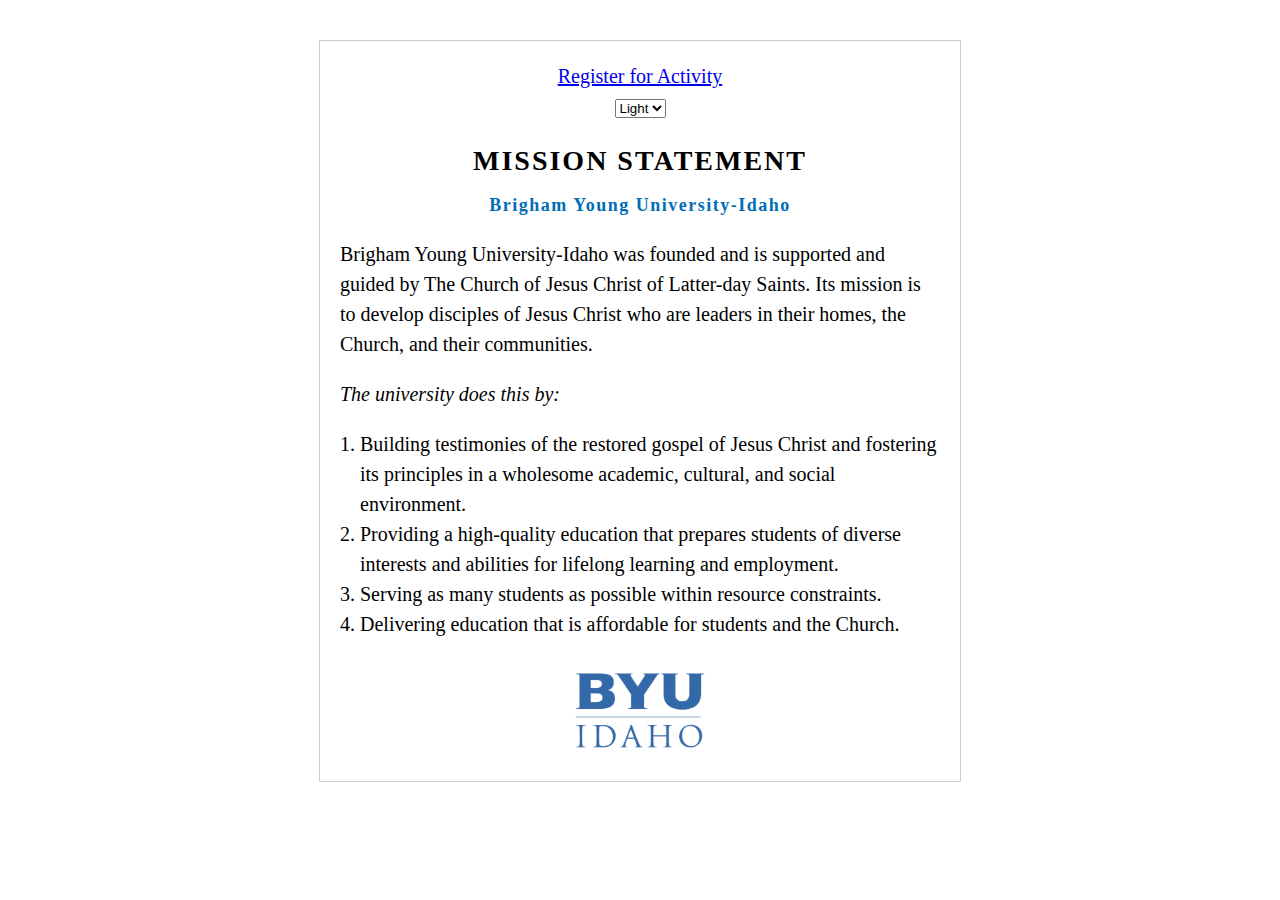
<file: index.html>
<!DOCTYPE html>
<html lang="en">
<head>
  <meta charset="UTF-8">
  <title>BYUI Mission Statement</title>
  <link rel="stylesheet" href="styles.css">
  <script src="mission.js" defer></script>
</head>
<body>  
  <div class="content">
    <header>
      <nav>
      <a href="register/index.html">Register for Activity</a>
      </nav>
      <select id="theme">
        <option value="light">Light</option>
        <option value="dark">Dark</option>
      </select>
      <h1>Mission Statement</h1>
      <h2>Brigham Young University-Idaho</h2>
    </header>

    <main>
      <p>
        Brigham Young University-Idaho was founded and is supported and guided
        by The Church of Jesus Christ of Latter-day Saints. Its mission is to
        develop disciples of Jesus Christ who are leaders in their homes, the
        Church, and their communities.
      </p>

      <p><em>The university does this by:</em></p>

      <ol>
        <li>Building testimonies of the restored gospel of Jesus Christ and fostering its principles in a wholesome academic, cultural, and social environment.</li>
        <li>Providing a high-quality education that prepares students of diverse interests and abilities for lifelong learning and employment.</li>
        <li>Serving as many students as possible within resource constraints.</li>
        <li>Delivering education that is affordable for students and the Church.</li>
      </ol>
    </main>

    <footer>
      <img id="logo" src="byui-logo_blue.webp" alt="BYU-Idaho Logo">
    </footer>
  </div>
</body>
</html>
</file>
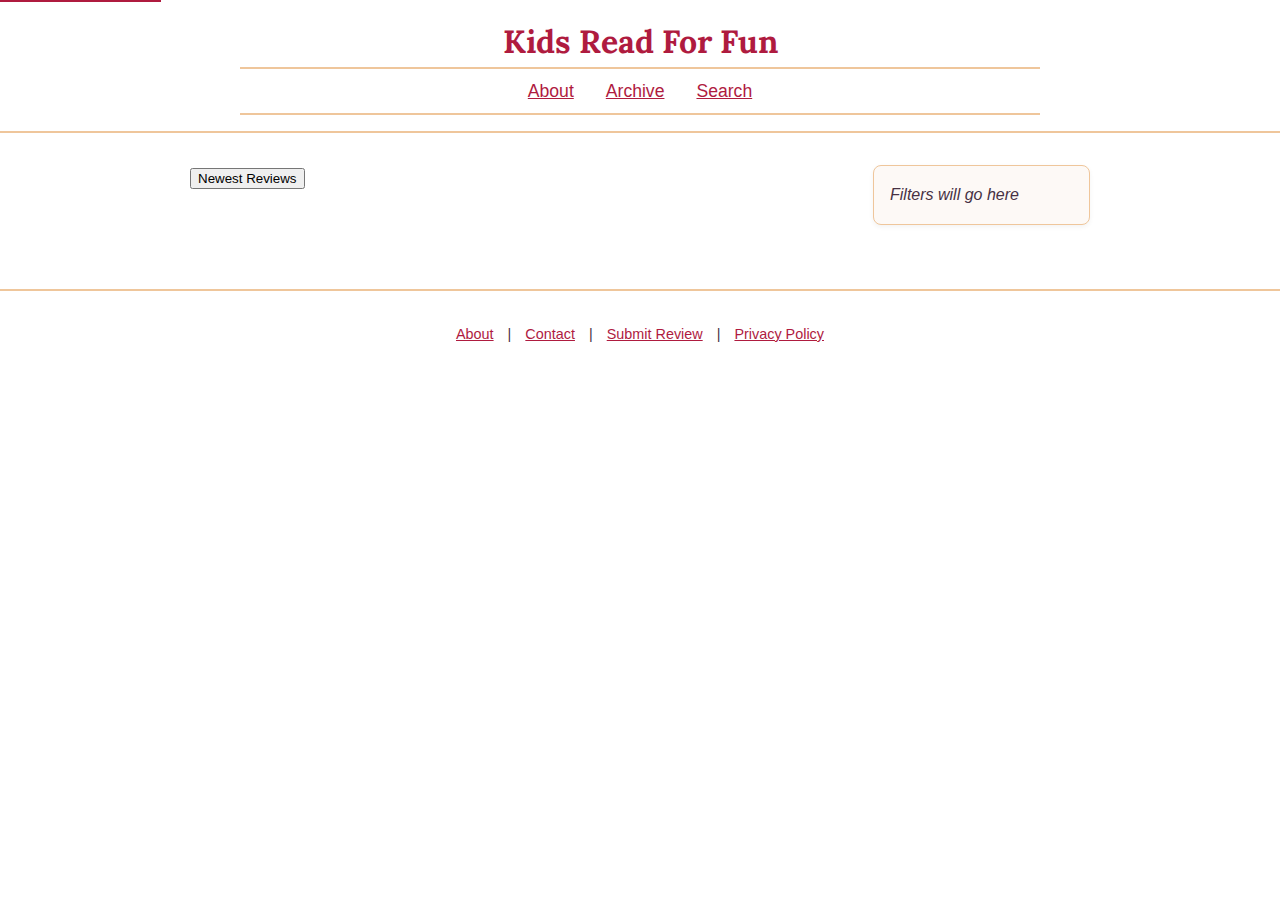
<file: blog/index.html>
<!DOCTYPE html>
<html lang="en">
<head>
  <meta charset="UTF-8" />
  <meta name="viewport" content="width=device-width, initial-scale=1.0" />
  <meta name="description" content="A trustworthy book review site for young readers and parents." />
  <meta name="author" content="Josh Schaefer" />
  <title>Kids Read For Fun</title>

  <link href="https://fonts.googleapis.com/css2?family=Lora&display=swap" rel="stylesheet" />
  <link rel="stylesheet" href="blog.css" />
  <script src="blog.js" defer></script>
</head>
<body>

  <div class="skiptocontent">
    <a href="#maincontent">Skip to main content</a>
  </div>

  <header>
    <h1>Kids Read For Fun</h1>
    <nav>
      <ul class="main-nav">
        <li><a href="#">About</a></li>
        <li><a href="#">Archive</a></li>
        <li><a href="#">Search</a></li>
      </ul>
    </nav>
  </header>

  <main id="maincontent">
    <div class="main-layout">

      <!-- Main Blog Content -->
    <section class="content">
      <button>Newest Reviews</button>
      <div id="article-list"></div>
    </section>

      <!-- Filters Sidebar  -->
      <aside class="filters">
        Filters will go here
      </aside>
    </div>
  </main>

  <footer>
    <nav>
      <a href="#">About</a> |
      <a href="#">Contact</a> |
      <a href="#">Submit Review</a> |
      <a href="#">Privacy Policy</a>
    </nav>
  </footer>

</body>
</html>
</file>
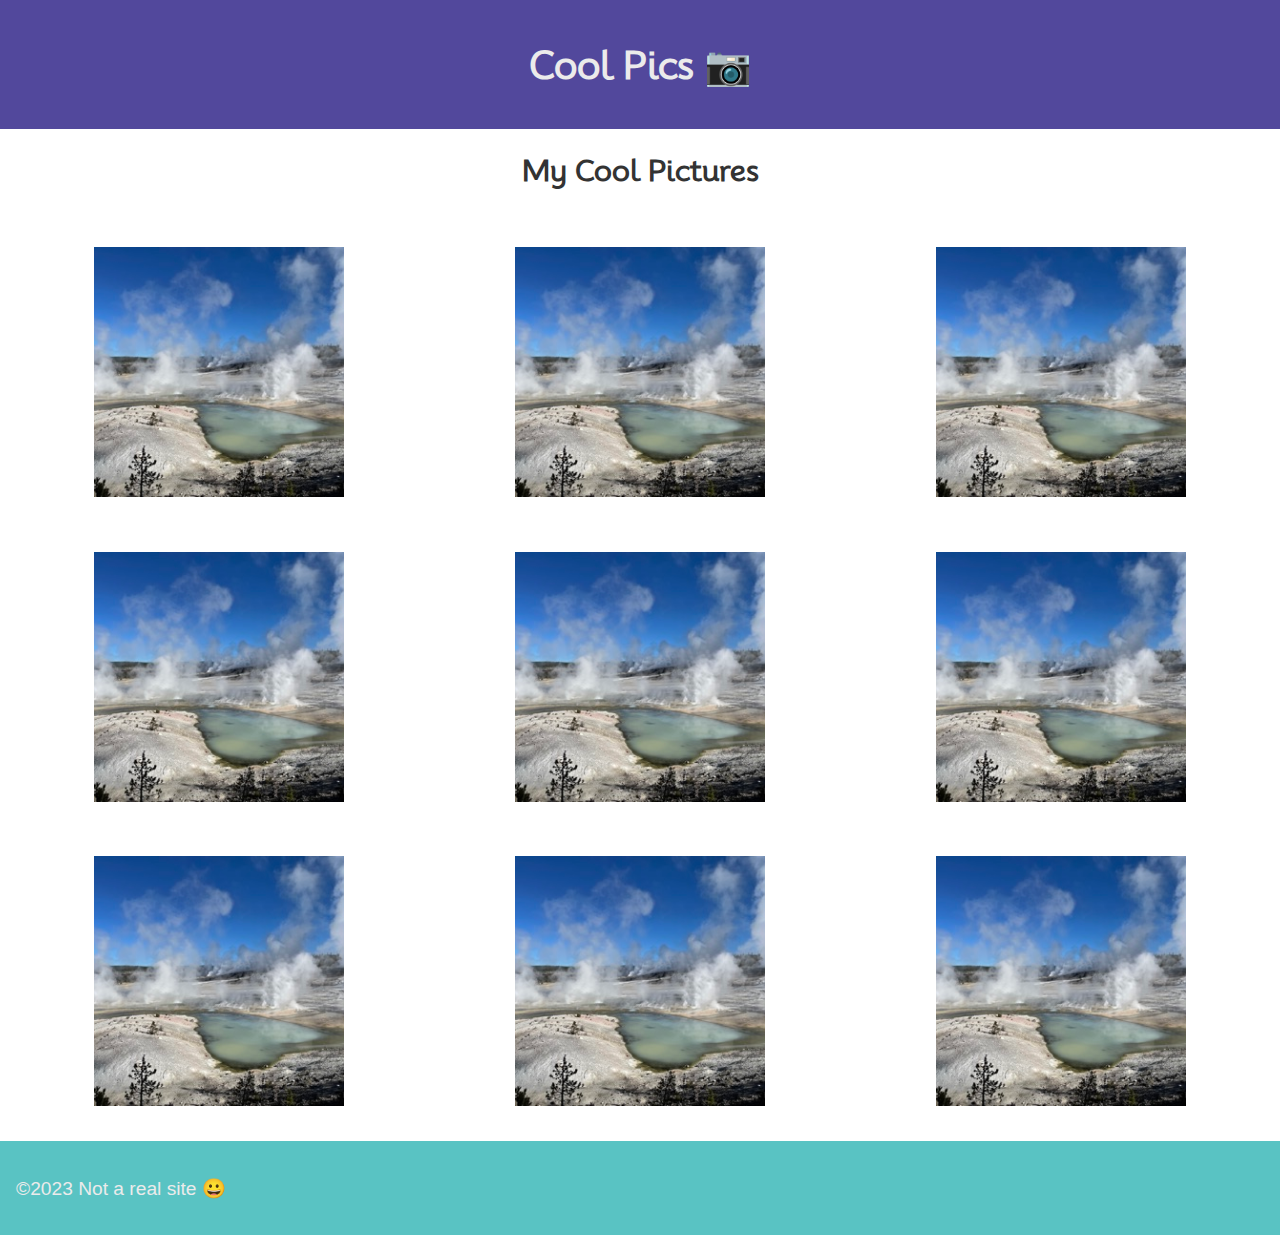
<file: coolpics/index.html>
<!DOCTYPE html>
<html lang="en">
<head>
  <meta charset="UTF-8">
  <meta name="viewport" content="width=device-width, initial-scale=1.0">
  <meta name="description" content="A cool photography gallery website.">
  <meta name="author" content="Your Name">
  <title>Cool Pics 📷</title>
  <link rel="stylesheet" href="coolpics.css">
  <script src="coolpics.js" defer></script>
</head>
<body>
  <header>
    <h1>Cool Pics 📷</h1>
    <nav>
      <button>Menu</button>
    </nav>
  </header>

  <main>
    <h2>My Cool Pictures</h2>
    <section class="gallery">
      <figure><img src="norris-sm.jpeg" alt="Picture 1"></figure>
      <figure><img src="norris-sm.jpeg" alt="Picture 2"></figure>
      <figure><img src="norris-sm.jpeg" alt="Picture 3"></figure>
      <figure><img src="norris-sm.jpeg" alt="Picture 4"></figure>
      <figure><img src="norris-sm.jpeg" alt="Picture 5"></figure>
      <figure><img src="norris-sm.jpeg" alt="Picture 6"></figure>
      <figure><img src="norris-sm.jpeg" alt="Picture 7"></figure>
      <figure><img src="norris-sm.jpeg" alt="Picture 8"></figure>
      <figure><img src="norris-sm.jpeg" alt="Picture 9"></figure>
    </section>
  </main>

  <footer>
    <p>©2023 Not a real site 😀</p>
  </footer>
</body>
</html>
</file>
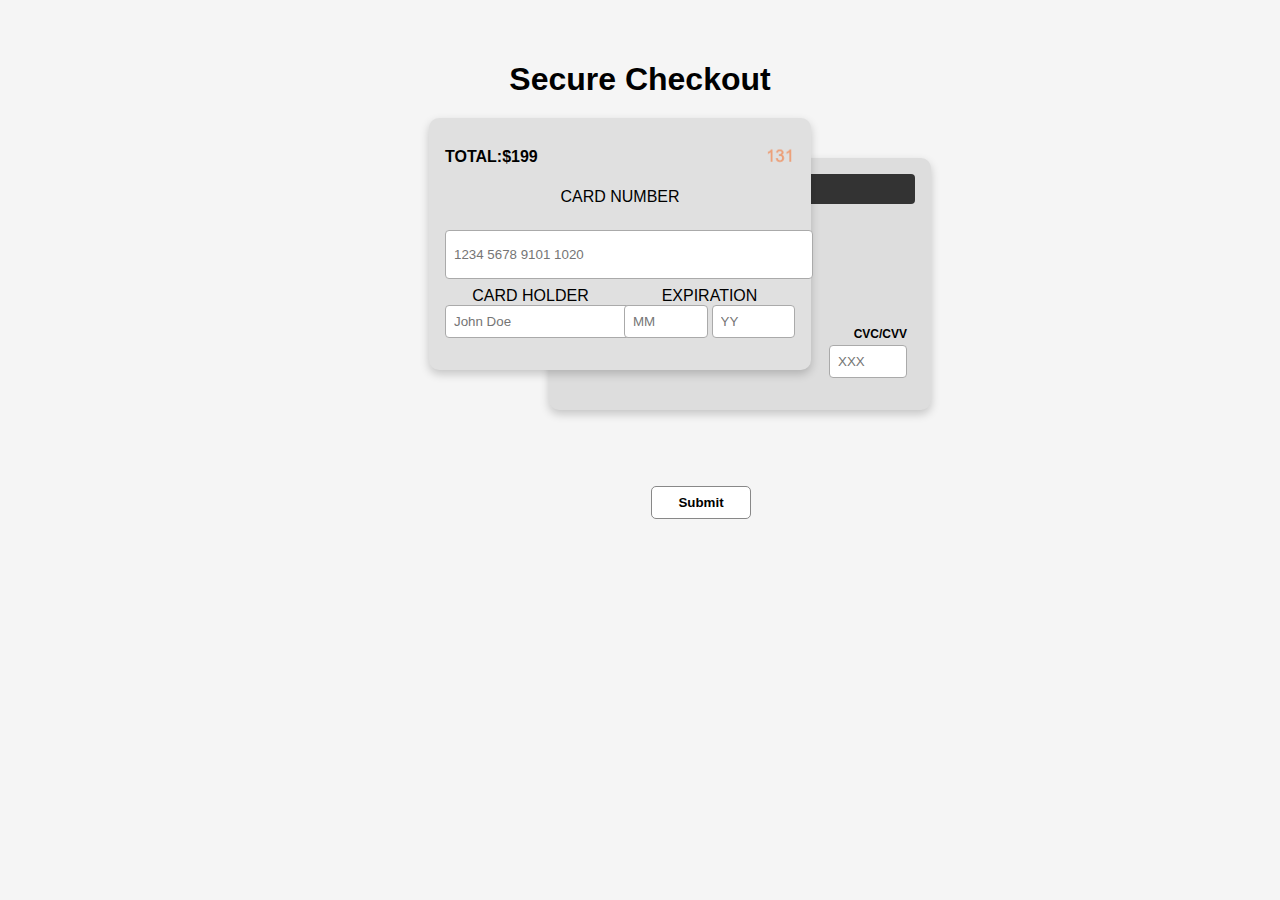
<file: creditcard/index.html>
<!DOCTYPE html>
<html lang="en">
<head>
  <meta charset="UTF-8" />
  <meta name="viewport" content="width=device-width, initial-scale=1.0" />
  <title>Credit Card Form</title>
  <link rel="icon" type="image/png" href="favicon.png" />
  <link rel="stylesheet" href="styles.css" />
</head>
<body>
  <h1>Secure Checkout</h1>
  <form class="form" action="completed.html">
    <div class="card-back">
      <div class="stripe"></div>
      <div class="cvc-container">
        <label for="cvv">CVC/CVV</label>
        <input type="text" id="cvv" maxlength="4" placeholder="XXX" required />
      </div>
    </div>
    <div class="card-front">
      <div class="card-top">
        <div class="total"><strong>TOTAL:</strong> $199</div>
        <img class="card-logo" src="favicon.png" alt="Card Logo" />
      </div>
      <label for="cardNumber">CARD NUMBER</label>
      <input type="text" id="cardNumber" placeholder="1234 5678 9101 1020" required />
      <div class="card-bottom">
        <div class="holder">
          <label for="cardHolder">CARD HOLDER</label>
          <input type="text" id="cardHolder" placeholder="John Doe" required />
        </div>
        <div class="expiry">
          <label for="expMonth">EXPIRATION</label>
          <div class="expiry-fields">
            <input type="text" id="expMonth" maxlength="2" placeholder="MM" required />
            <input type="text" id="expYear" maxlength="2" placeholder="YY" required />
          </div>
        </div>
      </div>
    </div>
    <button class="submit-btn" type="submit">Submit</button>
  </form>
</body>
</html>
</file>
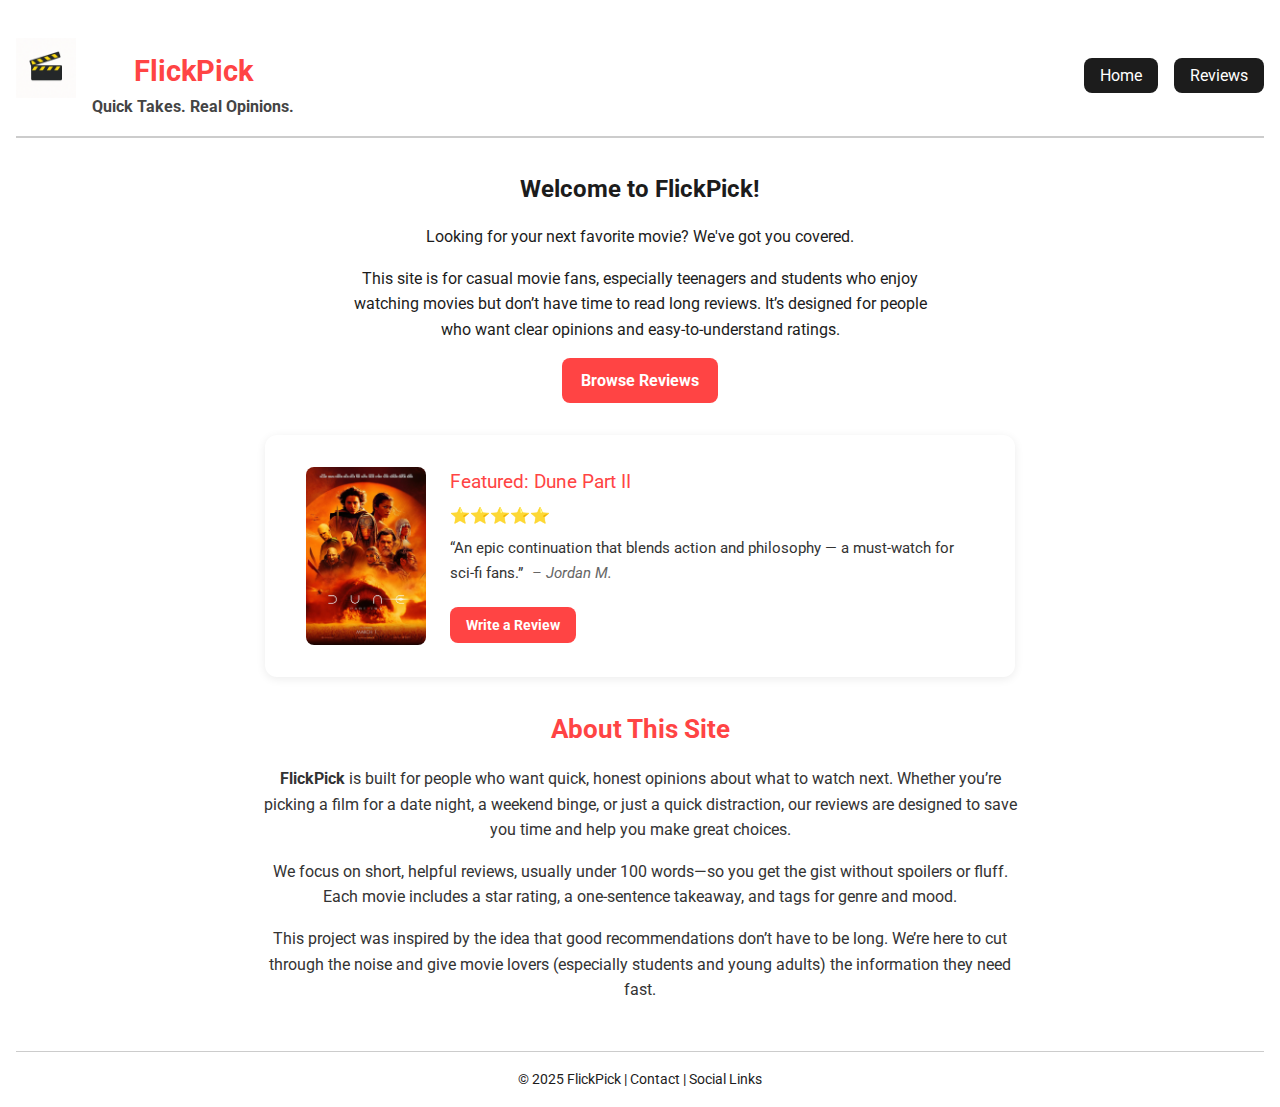
<file: moviereviews/index.html>
<!DOCTYPE html>
<html lang="en">
<head>
  <meta charset="UTF-8" />
  <meta name="viewport" content="width=device-width, initial-scale=1.0" />
  <title>FlickPick</title>
  <link href="https://fonts.googleapis.com/css2?family=Roboto&display=swap" rel="stylesheet">
  <link rel="stylesheet" href="./styles/styles.css" />
</head>
<body>

  <!-- Header -->
  <header class="site-header">
    <div class="header-container">
      <div class="logo-title">
        <img src="images/logo.png" alt="Clapperboard Logo" class="logo">
        <div class="site-name">
          <h1>FlickPick</h1>
          <h2>Quick Takes. Real Opinions.</h2>
        </div>
      </div>
      <nav>
        <ul class="nav-links">
          <li><a href="index.html">Home</a></li>
          <li><a href="reviews.html">Reviews</a></li>
        </ul>
      </nav>
    </div>
  </header>

  <!-- Welcome Section -->
  <main>
    <section class="intro">
      <h2>Welcome to FlickPick!</h2>
      <p>Looking for your next favorite movie? We've got you covered.</p>
      <p>This site is for casual movie fans, especially teenagers and students who enjoy watching movies but don’t have time to read long reviews. It’s designed for people who want clear opinions and easy-to-understand ratings.</p>
      <a href="reviews.html" class="btn">Browse Reviews</a>
    </section>

    <!-- Featured Banner -->
    <section class="movie-card">
      <div class="movie-preview">
        <img src="images/dune-part-2.jpg" alt="Dune Part II Poster" class="movie-thumb">
        <div class="movie-info">
          <p class="featured-label">Featured: Dune Part II</p>
          <p class="stars">⭐⭐⭐⭐⭐</p>
          <p class="review-text">“An epic continuation that blends action and philosophy — a must-watch for sci-fi fans.”
          <span class="reviewer">– Jordan M.</span>
          </p>
          <a href="#" class="write-review-btn">Write a Review</a>
        </div>
      </div>
    </section>

    <!-- About Section -->
    <section class="about">
      <h2>About This Site</h2>
      <p><strong>FlickPick</strong> is built for people who want quick, honest opinions about what to watch next. Whether you’re picking a film for a date night, a weekend binge, or just a quick distraction, our reviews are designed to save you time and help you make great choices.</p>
      <p>We focus on short, helpful reviews, usually under 100 words—so you get the gist without spoilers or fluff. Each movie includes a star rating, a one-sentence takeaway, and tags for genre and mood.</p>
      <p>This project was inspired by the idea that good recommendations don’t have to be long. We’re here to cut through the noise and give movie lovers (especially students and young adults) the information they need fast.</p>
    </section>
  </main>

  <!-- Footer -->
  <footer>
    <p>&copy; 2025 FlickPick | Contact | Social Links</p>
  </footer>

</body>
</html>
</file>
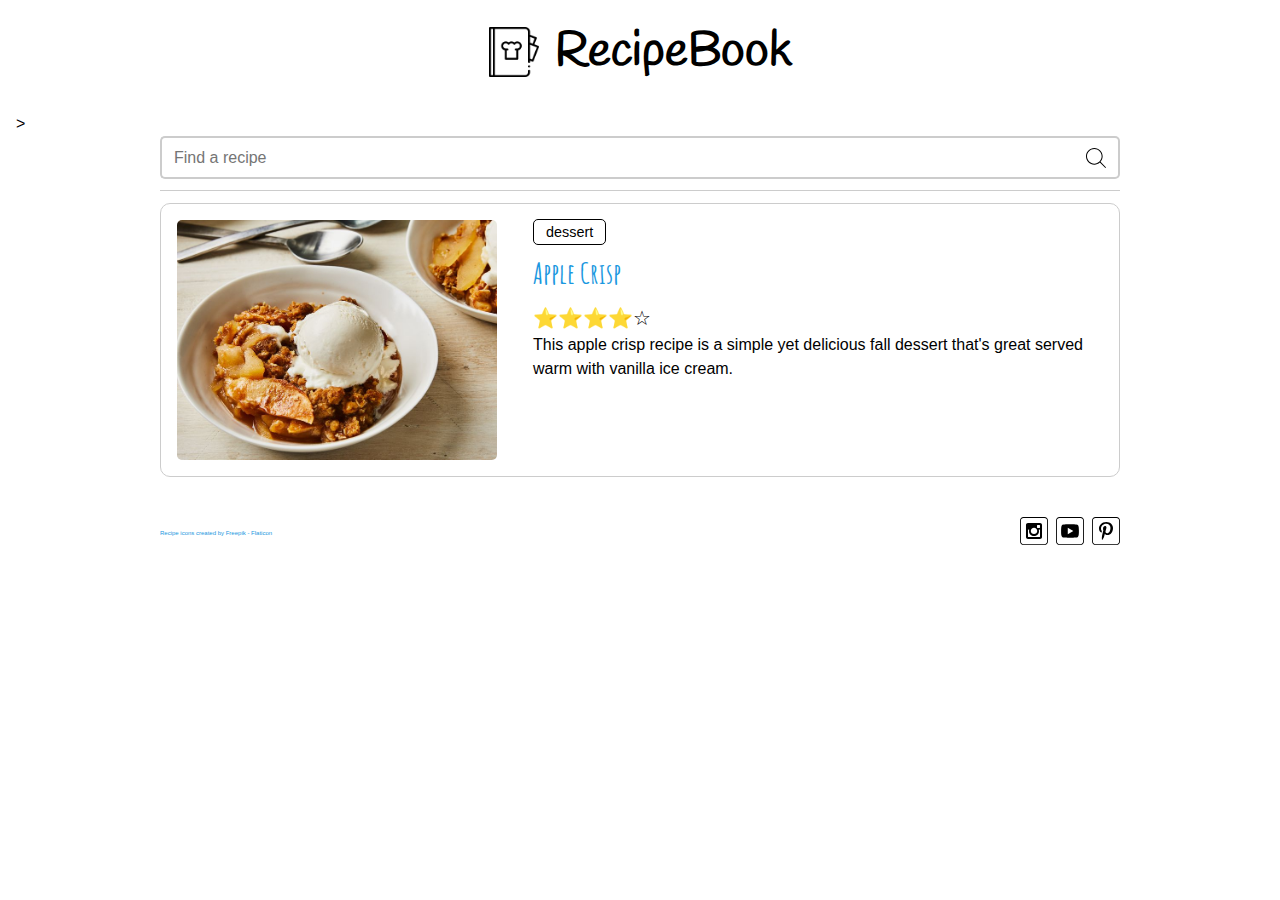
<file: recipes/index.html>
<!DOCTYPE html>
<html lang="en">
<head>
  <meta charset="UTF-8" />
  <meta name="viewport" content="width=device-width, initial-scale=1.0" />
  <link href="https://fonts.googleapis.com/css2?family=Amatic+SC&display=swap" rel="stylesheet">

  <!-- SEO -->
  <title>Recipe Book</title>
  <meta name="description" content="Simple and delicious recipes that are easy to make!" />
  <meta name="author" content="Your Name" />

  <!-- Social-media preview -->
  <meta property="og:title" content="Recipe Book" />
  <meta property="og:type" content="website" />
  <meta property="og:description" content="Browse simple and delicious recipes like Apple Crisp." />
  <meta property="og:image" content="images/apple-crisp.jpg" />
  <meta property="og:url" content="https://jschaefer18.github.io/wdd131/recipes" />
  <meta name="twitter:card" content="summary_large_image" />

  <!-- Assets -->
  <link rel="icon" href="images/recipe-book.png" />
  <link rel="stylesheet" href="recipes.css" />
</head>

<body>
  <div class="container">
    <!-- =========  HEADER  ========= -->
    <header>
      <img src="images/recipe-book.png" alt="" class="logo" />
      <h1>RecipeBook</h1>
    </header>

    <!-- =========  MAIN  ========= -->
    <main>>
      <form class="search-bar">
        <label for="search" class="visually-hidden">Find a recipe</label>
        <input type="text" id="search" placeholder="Find a recipe" />
        <button type="submit">
          <img src="images/search.svg" alt="Search" />
        </button>
      </form>


      <div id="recipes"></div>
    </main>

    <!-- =========  FOOTER  ========= -->
    <footer>
      <div class="footer-wrapper">
        <p class="attribution">
          Recipe icons created by
          <a href="https://www.flaticon.com/free-icons/recipe" title="recipe icons">Freepik - Flaticon</a>
        </p>

        <div class="social">
          <a href="#"><img src="images/instagram_icon.svg" alt="Instagram" /></a>
          <a href="#"><img src="images/youtube_icon.svg" alt="YouTube" /></a>
          <a href="#"><img src="images/pinterest_icon.svg" alt="Pinterest" /></a>
        </div>
      </div>
    </footer>
  </div>

  <script type="module" src="main.js"></script>
</body>
</html>
</file>
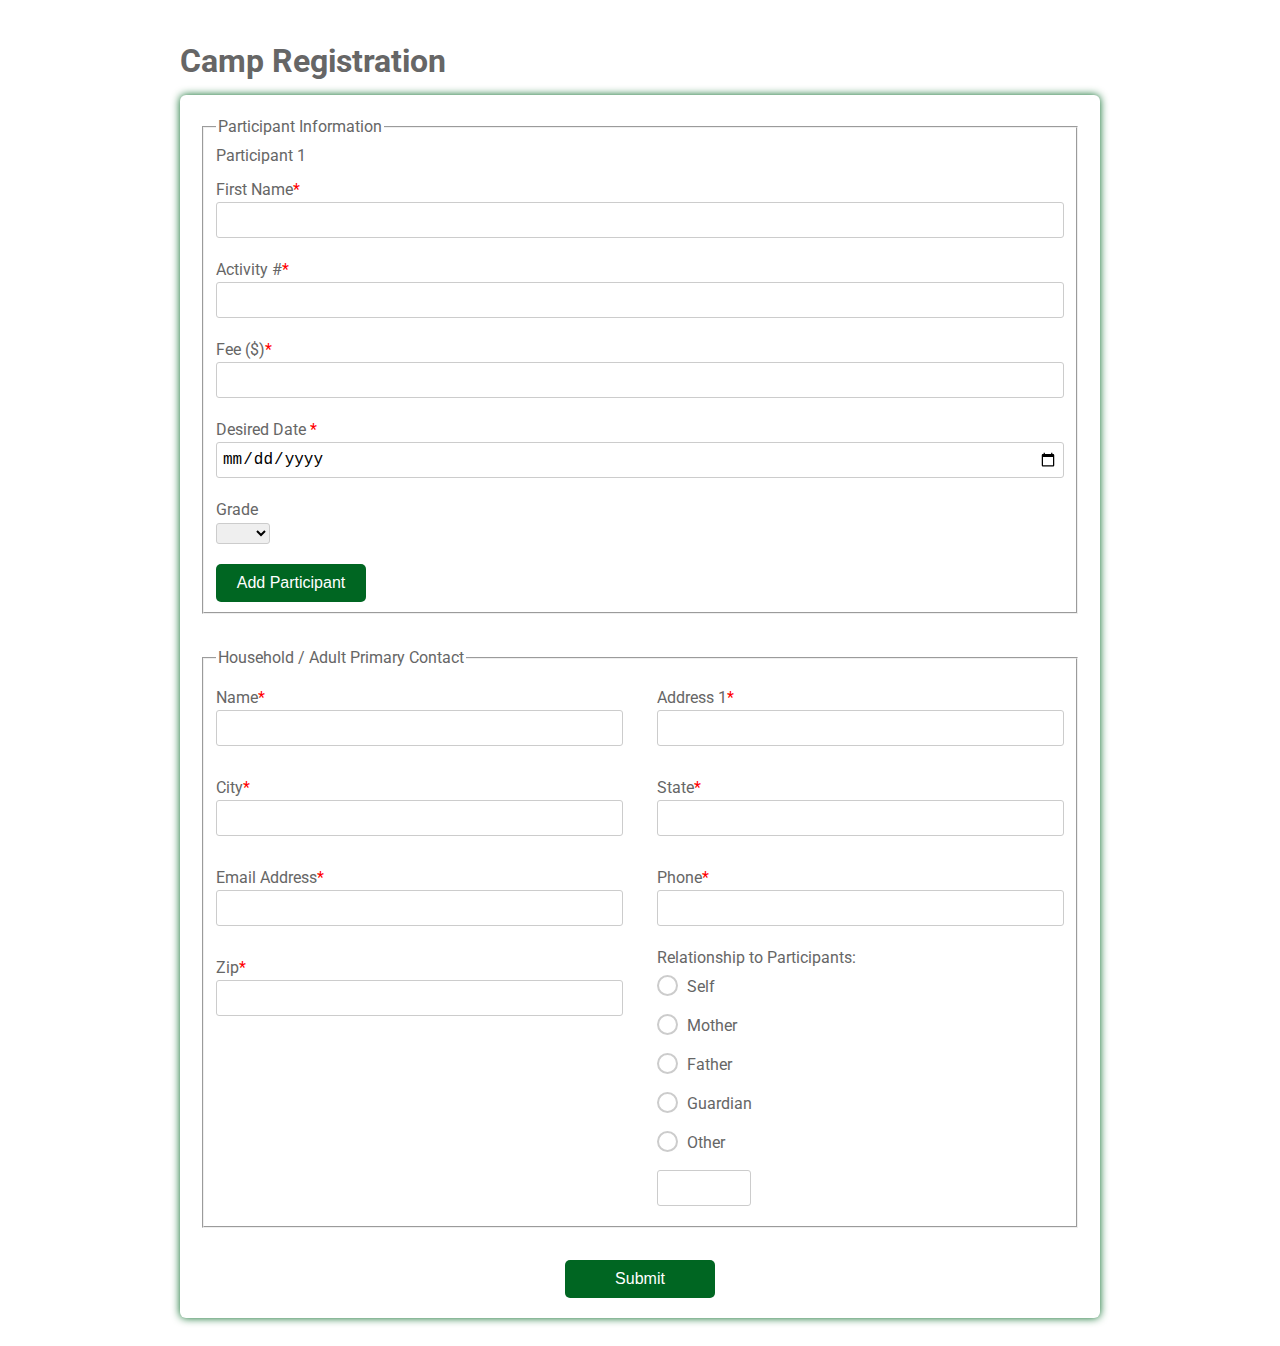
<file: register/index.html>
<!DOCTYPE html>
<html>
  <!-- Example based off of https://www.w3docs.com/learn-html/html-form-templates.html -->
  <head>
    <title>Camp Registration</title>
    <link
      href="https://fonts.googleapis.com/css?family=Roboto:300,400,500,700"
      rel="stylesheet"
    />
    <link rel="stylesheet" href="register.css" />
    <script type="module" src="register.js"></script>
  </head>
  <body>
    <div class="testbox">
      <h1>Camp Registration</h1>
      <form>
        <fieldset class="participants">
          <legend>Participant Information</legend>
          <section class="participant1">
            <p>Participant 1</p>
            <div class="item">
              <label for="fname"> First Name<span>*</span></label>
              <input id="fname" type="text" name="fname" value="" required />
            </div>
            <div class="item activities">
              <label for="activity">Activity #<span>*</span></label>
              <input id="activity" type="text" name="activity" />
            </div>
            <div class="item">
              <label for="fee">Fee ($)<span>*</span></label>
              <input id="fee" type="number" name="fee" />
            </div>
            <div class="item">
              <label for="date">Desired Date <span>*</span></label>
              <input id="date" type="date" name="date" />
            </div>
            <div class="item">
              <p>Grade</p>
              <select>
                <option selected value="" disabled selected></option>
                <option value="1">1st</option>
                <option value="2">2nd</option>
                <option value="3">3rd</option>
                <option value="4">4th</option>
                <option value="5">5th</option>
                <option value="6">6th</option>
                <option value="7">7th</option>
                <option value="8">8th</option>
                <option value="9">9th</option>
                <option value="10">10th</option>
                <option value="11">11th</option>
                <option value="12">12th</option>
              </select>
            </div>
          </section>
          <button type="button" id="addParticipant">Add Participant</button>
        </fieldset>

        <fieldset>
          <legend>Household / Adult Primary Contact</legend>
          <div class="columns">
            <div class="item">
              <label for="adult_name">Name<span>*</span></label>
              <input id="adult_name" type="text" name="adult_name" />
            </div>

            <div class="item">
              <label for="address1">Address 1<span>*</span></label>
              <input id="address1" type="text" name="address1" />
            </div>

            <div class="item">
              <label for="city">City<span>*</span></label>
              <input id="city" type="text" name="city" />
            </div>
            <div class="item">
              <label for="state">State<span>*</span></label>
              <input id="state" type="text" name="state" />
            </div>
            <div class="item">
              <label for="eaddress">Email Address<span>*</span></label>
              <input id="eaddress" type="text" name="eaddress" />
            </div>
            <div class="item">
              <label for="phone">Phone<span>*</span></label>
              <input id="phone" type="tel" name="phone" />
            </div>
            <div class="item">
              <label for="zip">Zip<span>*</span></label>
              <input id="zip" type="text" name="zip" />
            </div>

            <div class="question">
              <label>Relationship to Participants:</label>
              <div class="question-answer">
                <div>
                  <input
                    type="radio"
                    value="self"
                    id="radio_3"
                    name="relationship"
                  />
                  <label for="radio_3" class="radio"><span>Self</span></label>
                </div>
                <div>
                  <input
                    type="radio"
                    value="mother"
                    id="radio_4"
                    name="relationship"
                  />
                  <label for="radio_4" class="radio"><span>Mother</span></label>
                </div>
                <div>
                  <input
                    type="radio"
                    value="father"
                    id="radio_5"
                    name="relationship"
                  />
                  <label for="radio_5" class="radio"><span>Father</span></label>
                </div>
                <div>
                  <input
                    type="radio"
                    value="guardian"
                    id="radio_6"
                    name="relationship"
                  />
                  <label for="radio_6" class="radio"
                    ><span>Guardian</span></label
                  >
                </div>
                <div>
                  <input
                    type="radio"
                    value="other"
                    id="radio_7"
                    name="relationship"
                  />
                  <label for="radio_7" class="radio"><span>Other</span></label>
                  <input type="text" />
                </div>
              </div>
            </div>
          </div>
        </fieldset>
        <div class="btn-block">
          <button type="submit" id="submitButton">Submit</button>
        </div>
      </form>
      <section id="summary"></section>
    </div>
  </body>
</html>
</file>
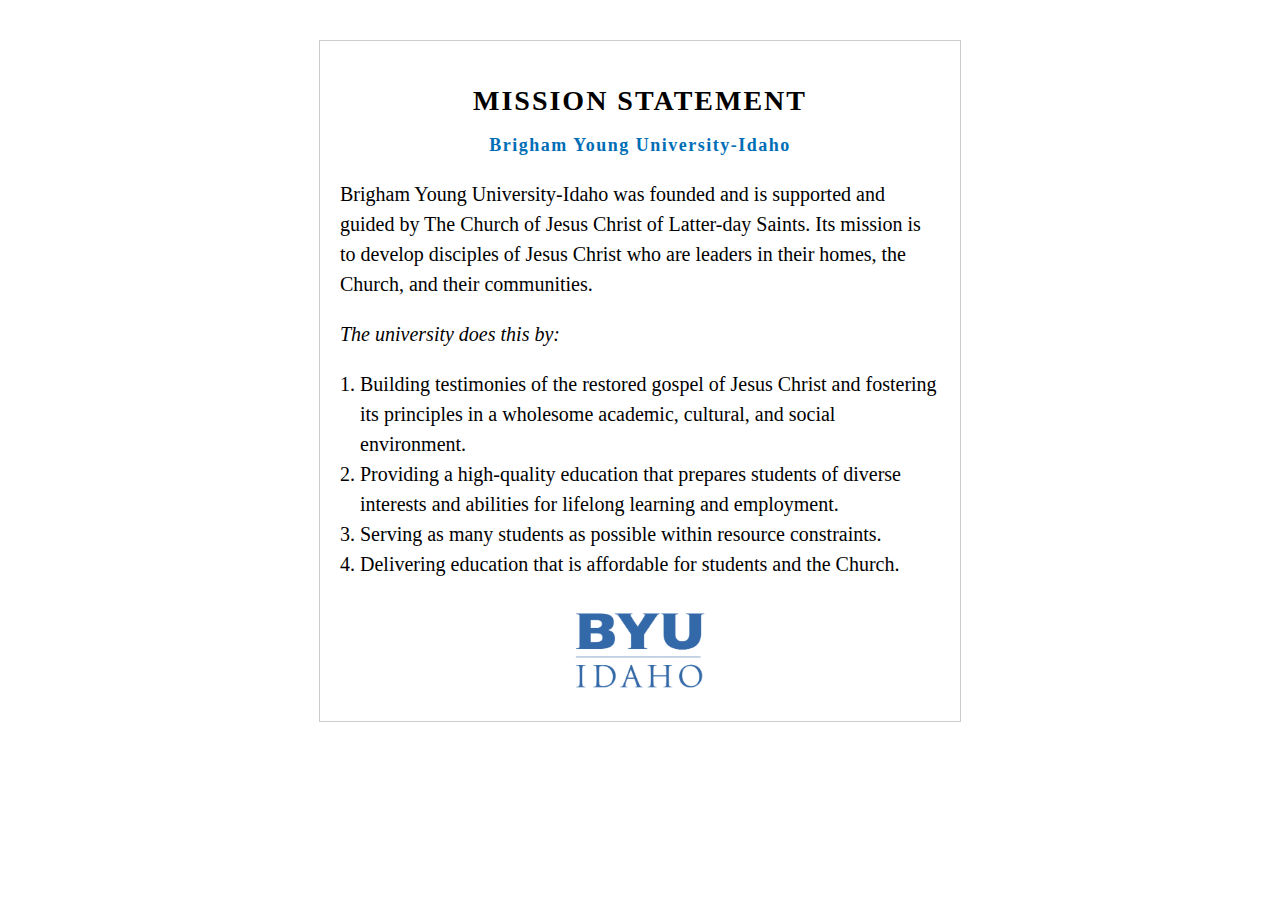
<file: weekone/index.html>
<!DOCTYPE html>
<html lang="en">
<head>
  <meta charset="UTF-8">
  <title>BYUI Mission Statement</title>
  <link rel="stylesheet" href="styles.css">
</head>
<body>
  <div class="content">
    <header>
      <h1>Mission Statement</h1>
      <h2>Brigham Young University-Idaho</h2>
    </header>

    <main>
      <p>
        Brigham Young University-Idaho was founded and is supported and guided
        by The Church of Jesus Christ of Latter-day Saints. Its mission is to
        develop disciples of Jesus Christ who are leaders in their homes, the
        Church, and their communities.
      </p>

      <p><em>The university does this by:</em></p>

      <ol>
        <li>Building testimonies of the restored gospel of Jesus Christ and fostering its principles in a wholesome academic, cultural, and social environment.</li>
        <li>Providing a high-quality education that prepares students of diverse interests and abilities for lifelong learning and employment.</li>
        <li>Serving as many students as possible within resource constraints.</li>
        <li>Delivering education that is affordable for students and the Church.</li>
      </ol>
    </main>

    <footer>
      <img src="../byui-logo_blue.webp" alt="BYU-Idaho Logo">
    </footer>
  </div>
</body>
</html>
</file>
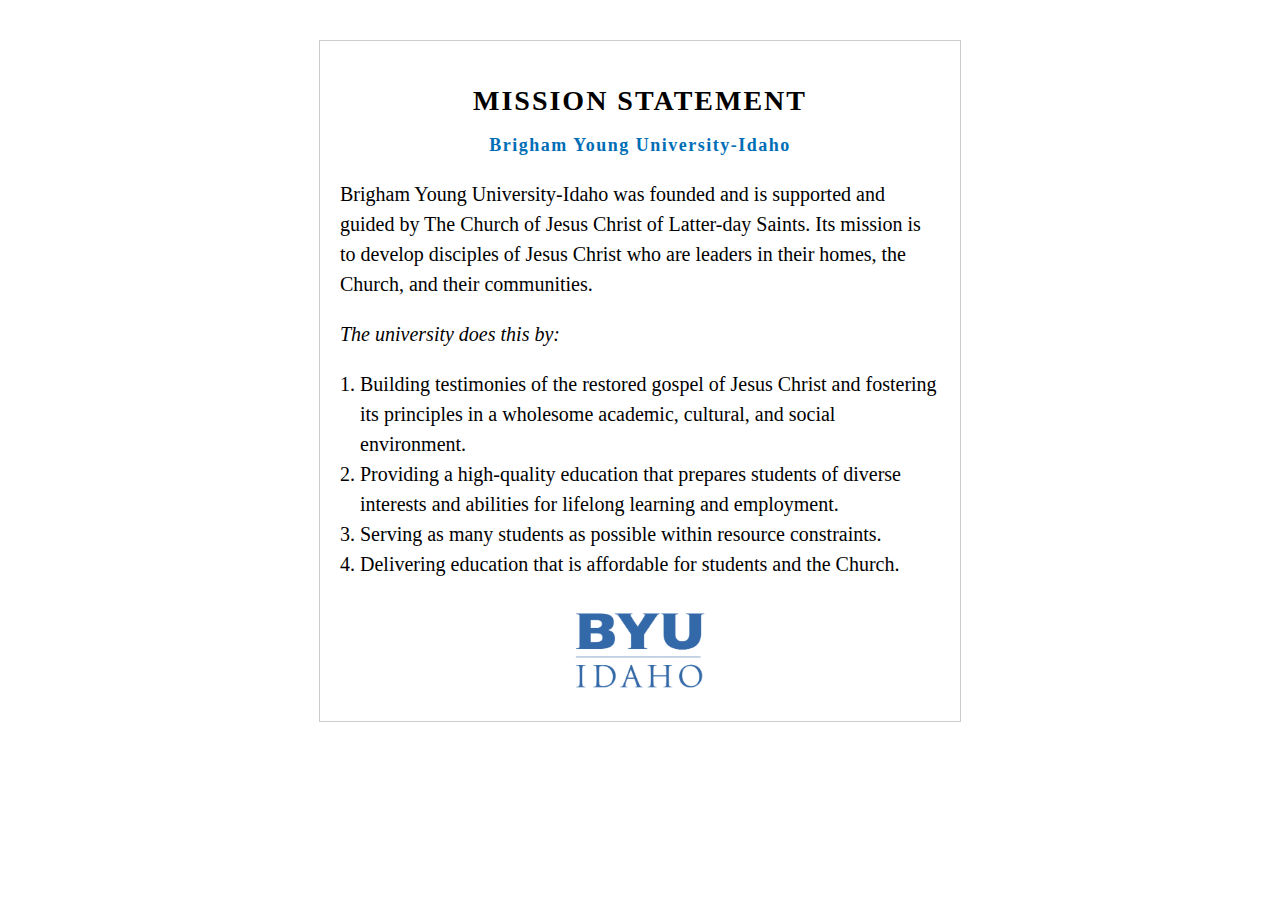
<file: weekone/mission/index.html>
<!DOCTYPE html>
<html lang="en">
<head>
  <meta charset="UTF-8">
  <title>BYUI Mission Statement</title>
  <link rel="stylesheet" href="styles.css">
</head>
<body>
  <div class="content">
    <header>
      <h1>Mission Statement</h1>
      <h2>Brigham Young University-Idaho</h2>
    </header>

    <main>
      <p>
        Brigham Young University-Idaho was founded and is supported and guided
        by The Church of Jesus Christ of Latter-day Saints. Its mission is to
        develop disciples of Jesus Christ who are leaders in their homes, the
        Church, and their communities.
      </p>

      <p><em>The university does this by:</em></p>

      <ol>
        <li>Building testimonies of the restored gospel of Jesus Christ and fostering its principles in a wholesome academic, cultural, and social environment.</li>
        <li>Providing a high-quality education that prepares students of diverse interests and abilities for lifelong learning and employment.</li>
        <li>Serving as many students as possible within resource constraints.</li>
        <li>Delivering education that is affordable for students and the Church.</li>
      </ol>
    </main>

    <footer>
      <img src="byui-logo_blue.webp" alt="BYU-Idaho Logo">
    </footer>
  </div>
</body>
</html>
</file>
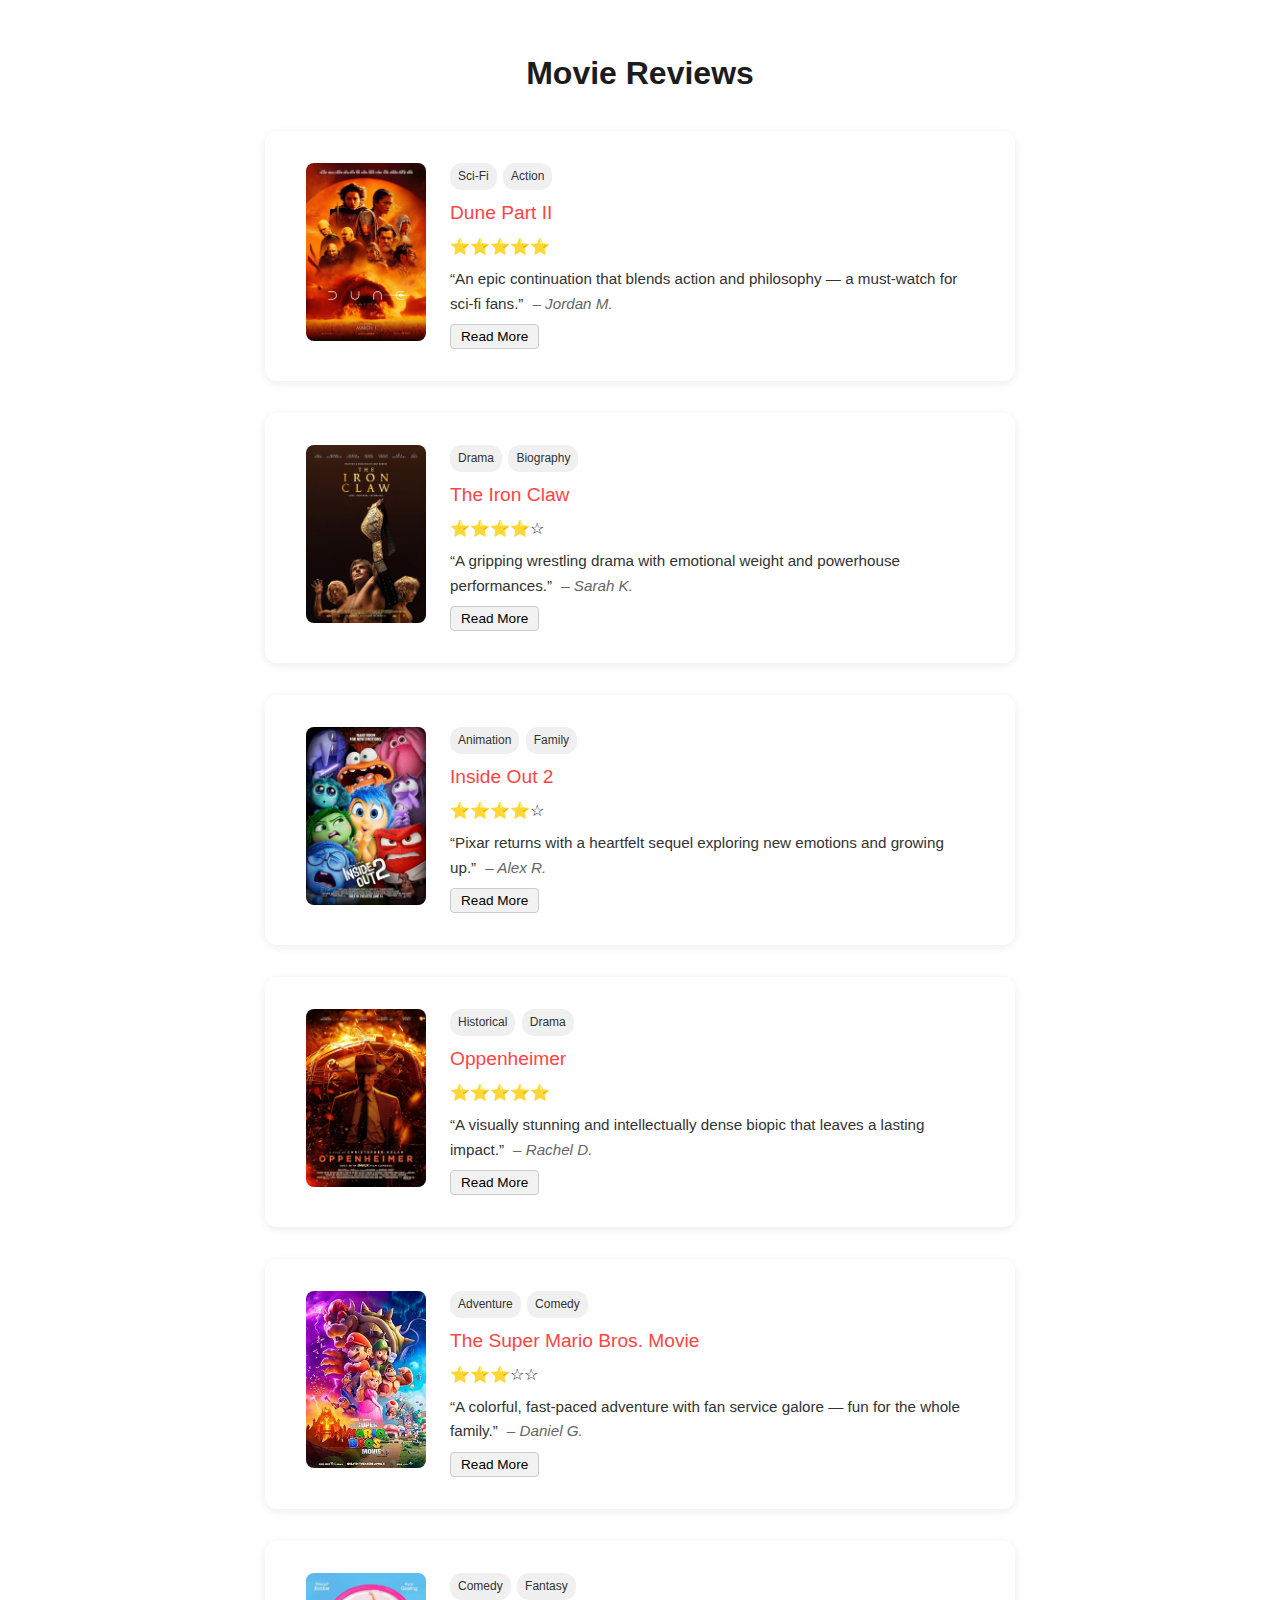
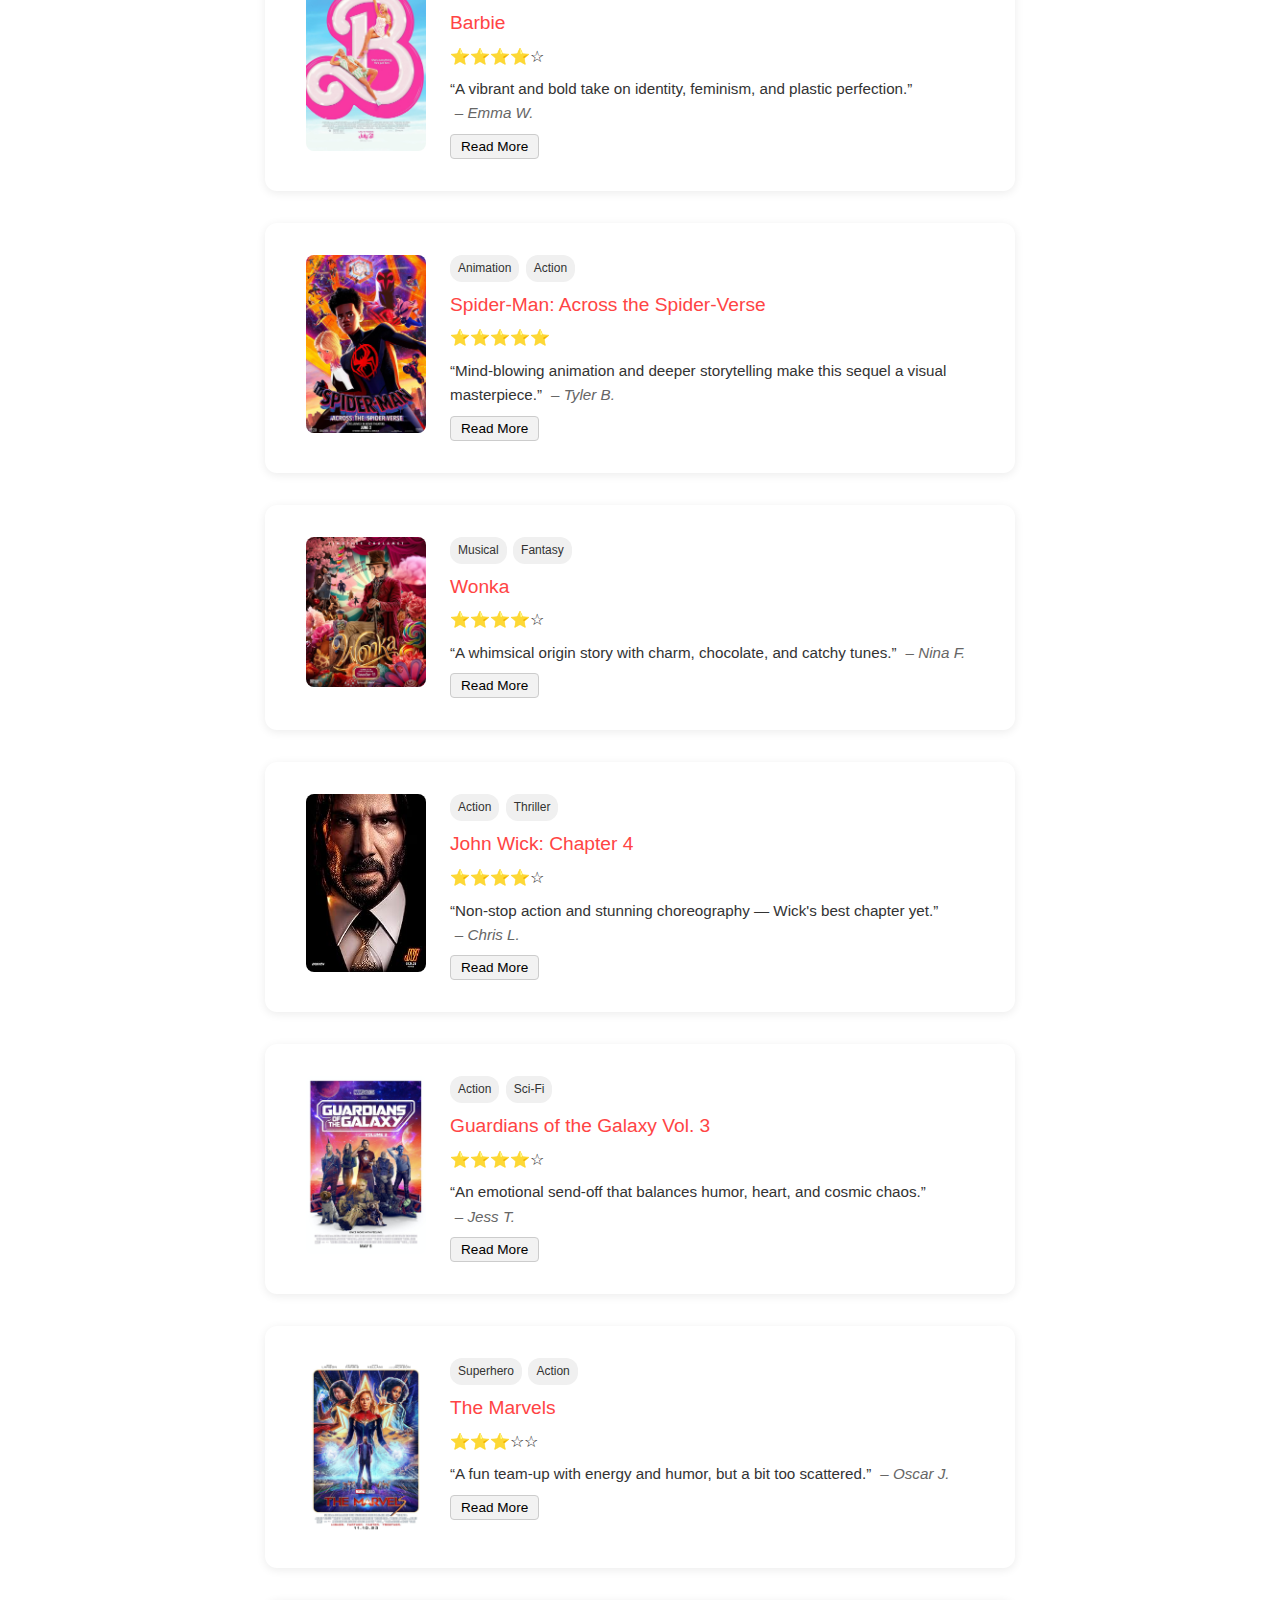
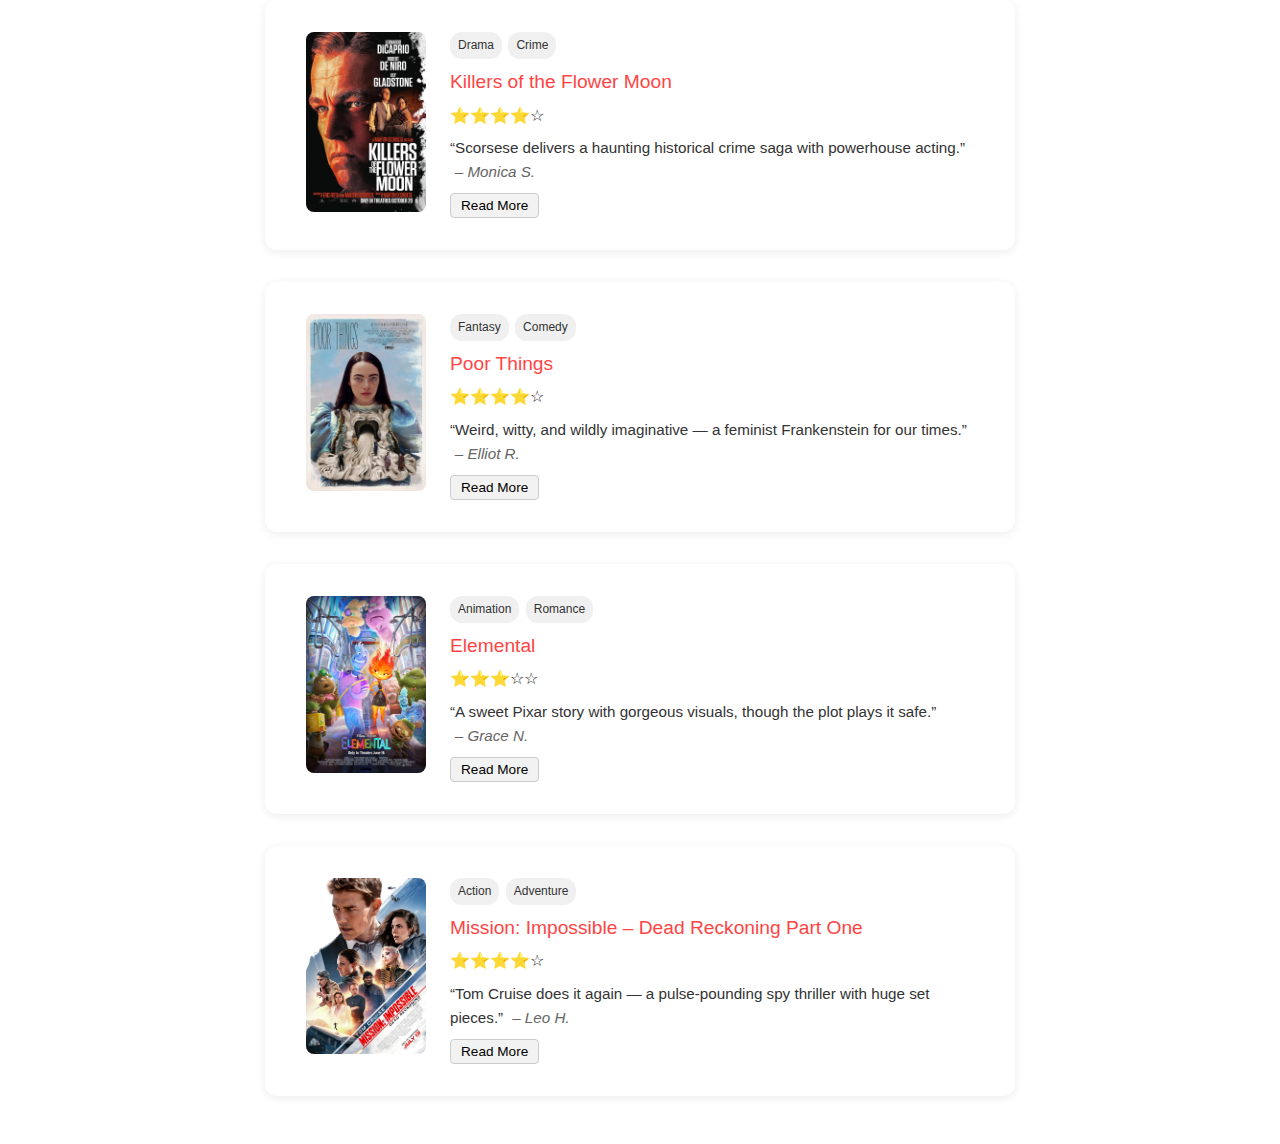
<file: moviereviews/reviews.html>
<!DOCTYPE html>
<html lang="en">
<head>
  <meta charset="UTF-8" />
  <meta name="viewport" content="width=device-width, initial-scale=1.0" />
  <title>FlickPick Reviews</title>

  <!-- use the real path to your CSS file -->
  <link rel="stylesheet" href="./styles/styles.css" />
</head>
<body>

  <h1>Movie Reviews</h1>

  <!-- JS will fill this div with the 15 movie cards -->
  <div id="reviews"></div>

  <!-- use the real path to your JS file -->
  <script type="module" src="./main.js"></script>
</body>
</html>
</file>
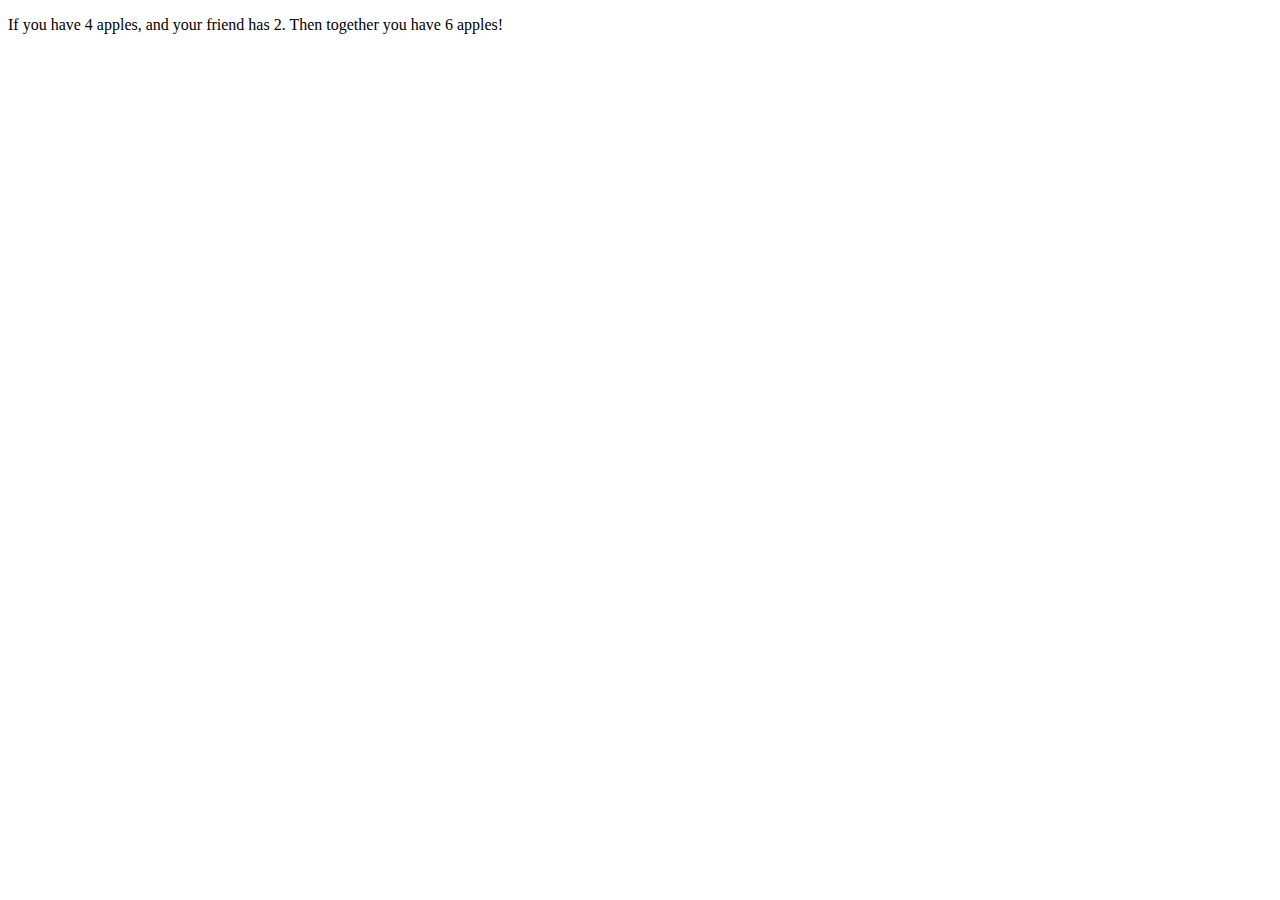
<file: weekone/example-2/running2.html>
<!DOCTYPE html>
<html lang="en">
<head>
    <meta charset="UTF-8">
    <meta name="viewport" content="width=device-width, initial-scale=1.0">
    <title>Document</title>
</head>
<body>
    <p>If you have <span id="myAppleElement"></span> apples, and your friend has
        <span id="friendAppleElement"></span>. Then together you have
        <span id="totalApplesElement"></span> apples!</p>
    <script src="running2.js"></script>
</body>
</html>
</file>
<file: styles.css>
body {
    font-family: "Times New Roman", serif;
    font-size: 20px;
    line-height: 1.5;
    margin: 0;
    padding: 0;
    display: flex;
    justify-content: center;
  }
  
  .content {
    max-width: 600px;
    padding: 20px;
    margin-top: 40px;
    border: 1px solid #ccc;
  }
  

  header {
    text-align: center;
    margin-bottom: 20px;
  }
  
  header h1 {
    text-transform: uppercase;
    letter-spacing: 2px;
    font-size: 28px;
    margin-bottom: 10px;
  }
  
  header h2 {
    color: #006EB6;
    letter-spacing: 1.5px;
    font-size: 18px;
    margin: 0;
  }
  

  main p {
    text-align: left;
    margin-bottom: 15px;
  }
  
  ol {
    padding-left: 20px;
    margin-bottom: 30px;
  }
  

  footer {
    text-align: center;
    margin-top: 20px;
  }
  
  footer img {
    width: 150px;
    height: auto;
  }

  body.dark {
    background-color: #333;
    color: white;
  }
  
  body.dark h2 {
    color: #66ccff; 
  }
</file>
<file: blog/blog.css>
body {
  margin: 0;
  font-family: Helvetica, Arial, sans-serif;
  background-color: #fff;
  color: #473144;
  line-height: 1.6;
}

h1, h2, h3 {
  font-family: 'Lora', serif;
  color: #AF1B3F;
}

a {
  color: #AF1B3F;
  text-decoration: underline;
}

a:hover {
  text-decoration: underline;
}

.skiptocontent a {
  position: absolute;
  top: -40px;
  left: 0;
  background: #AF1B3F;
  color: white;
  padding: 0.5em;
  z-index: 1000;
}

.skiptocontent a:focus {
  top: 0;
}

header {
  border-bottom: 2px solid #EFC69B;
  padding: 1rem 0;
  background-color: #fff;
  text-align: center;
}

header h1 {
  margin: 0;
  font-size: 2rem;
}

nav ul.main-nav {
  display: grid;
  grid-template-columns: repeat(3, auto);
  justify-content: center;
  list-style: none;
  gap: 2rem;
  padding: 0.5rem 0;
  border-top: 2px solid #EFC69B;
  border-bottom: 2px solid #EFC69B;
  margin: 0 auto;
  max-width: 800px;
  font-size: 1.1rem;
}

main {
  max-width: 900px;
  margin: 2rem auto;
  padding: 0 1rem;
}

.main-layout {
  display: grid;
  grid-template-columns: 3fr 1fr;
  gap: 2rem;
}

.filters {
  background-color: #fdf9f6;
  padding: 1rem;
  border: 1px solid #EFC69B;
  border-radius: 8px;
  box-shadow: 0 2px 5px rgba(0, 0, 0, 0.05);
  font-style: italic;
  color: #473144;
}

.content article {
  display: grid;
  grid-template-columns: 120px 1fr;
  gap: 1rem;
  margin-bottom: 2rem;
  padding-bottom: 1rem;
  border-bottom: 1px solid #ccc;
  align-items: start;
}

.content article .meta {
  font-size: 0.9rem;
  color: #473144;
  text-align: left;
  line-height: 1.5;
}

.content article .content {
  display: flex;
  flex-direction: column;
}

.content article h3 {
  margin: 0;
  font-size: 1.2rem;
  color: #AF1B3F;
}

.content article img {
  width: 100%;
  max-width: 150px;
  height: auto;
  margin: 0.5rem 0;
}

.content article p {
  margin: 0.3rem 0;
}

footer {
  text-align: center;
  padding: 2rem 0;
  margin-top: 4rem;
  font-size: 0.9rem;
  border-top: 2px solid #EFC69B;
}

footer nav a {
  margin: 0 10px;
}
</file>
<file: coolpics/coolpics.css>
@import url("https://fonts.googleapis.com/css2?family=Mooli&display=swap");

:root {
  --primary-color: #52489c;
  --secondary-color: #59c3c3;
  --accent-color: #f45b69;
  --text-dark: #333;
  --text-light: #ebebeb;
  --primary-font: Arial, Helvetica, sans-serif;
  --secondary-font: Mooli, sans-serif;
}


body {
    font-family: var(--primary-font);
    font-size: 1.2em;
    color: var(--text-dark);
    background-color: white;
    margin: 0;
    padding: 0;
  }
  
  h1, h2 {
    font-family: var(--secondary-font);
  }
  
  a:link,
  a:visited {
    color: var(--accent-color);
  }






  header {
    background-color: var(--primary-color);
    color: var(--text-light);
    padding: 1rem;
  }

  header h1 {
    text-align: center;
  }
  
  
  footer {
    background-color: var(--secondary-color);
    color: var(--text-light);
    text-align: left;
    padding: 1rem;
  }
  



  nav button {
    background: none;
    border: none;
    color: var(--text-light);
    font-size: 1em;
    cursor: pointer;
    text-align: center;
  }
  


  main h2 {
    text-align: center;
  }
  

  .gallery {
    display: grid;
    grid-template-columns: 1fr; /* start with 1 column on small screens */
    gap: 1rem;
    padding: 1rem;
  }
  
  .gallery img {
    width: 250px;
    height: 250px;
    object-fit: cover;
    display: block;
    margin: 0 auto;
  }  


  img {
    max-width: 100%;
  }
  



  @media (min-width: 700px) {
    .gallery {
      grid-template-columns: repeat(2, 1fr);
    }
  }

  @media (min-width: 1000px) {
    .gallery {
      grid-template-columns: repeat(3, 1fr);
    }
  
    nav button {
      display: none;
    }
  }
</file>
<file: creditcard/styles.css>
body {
  font-family: Arial, sans-serif;
  background-color: #f5f5f5;
  margin: 0;
  padding: 40px 0;
  text-align: center;
}

h1 {
  margin-bottom: 20px;
}

.form {
  display: grid;
  grid-template-areas:
    "cards cards"
    "button button";
  justify-content: center;
  align-items: center;
  gap: 1rem;
  position: relative;
}

.card-front,
.card-back {
  width: 350px;
  height: 220px;
  padding: 1rem;
  border-radius: 10px;
  box-shadow: 0 4px 10px rgba(0, 0, 0, 0.2);
  background-color: #e0e0e0;
  display: grid;
  gap: 0.5rem;
}

.card-front {
  grid-area: cards;
  z-index: 2;
  transform: translate(-20px, 0);
}

.card-back {
  grid-area: cards;
  z-index: 1;
  background-color: #ddd;
  transform: translate(100px, 40px);
  display: grid;
  grid-template-rows: auto 1fr auto;
  grid-template-columns: 1fr 1fr;
  position: relative;
}

.card-back .stripe {
  grid-column: 1 / -1;
  background-color: #333;
  height: 30px;
  border-radius: 4px;
  margin-bottom: 10px;
}

.card-back .cvc-container {
  grid-column: 2;
  justify-self: end;
  align-self: end;
  display: flex;
  flex-direction: column;
  align-items: flex-end;
  padding-right: 0.5rem;
  padding-bottom: 0.5rem;
}

.card-back .cvc-container label {
  font-weight: bold;
  font-size: 0.75rem;
  margin-bottom: 0.25rem;
}

.card-back .cvc-container input {
  width: 60px;
}

.card-front .total {
  font-weight: bold;
  display: flex;
  justify-content: space-between;
}

.card-front .card-logo {
  height: 30px;
}

.card-front .card-top {
  display: flex;
  justify-content: space-between;
  align-items: center;
}

.card-bottom {
  display: flex;
  justify-content: space-between;
  gap: 0.5rem;
}

.holder,
.expiry {
  flex: 1;
  display: flex;
  flex-direction: column;
}

.expiry-fields {
  display: flex;
  gap: 0.25rem;
}

input {
  padding: 0.5rem;
  border: 1px solid #aaa;
  border-radius: 4px;
  width: 100%;
}

.submit-btn {
  grid-area: button;
  width: 100px;
  padding: 0.5rem;
  font-weight: bold;
  border-radius: 5px;
  border: 1px solid #888;
  background: white;
  cursor: pointer;
  justify-self: end;
  margin-right: 80px;
  margin-top: 100px;
}

.card-logo {
  display: inline-block;
}
</file>
<file: moviereviews/styles/styles.css>
:root {
  --primary-color: #ff4444;
  --secondary-color: #1c1c1c;
  --accent-color: #fce903;
  --font-family: 'Roboto', sans-serif;
  --text-color: #333;
  --bg-color: #fff;
  --border-radius: 8px;
  --shadow-light: 0 2px 10px rgba(0, 0, 0, 0.08);
  --shadow-elevated: 0 8px 18px rgba(0, 0, 0, 0.15);
}

/* ========== Base Reset ========== */
* {
  box-sizing: border-box;
  margin: 0;
  padding: 0;
}

body {
  font-family: var(--font-family);
  line-height: 1.6;
  background-color: var(--bg-color);
  color: var(--secondary-color);
  padding: 1rem;
}

/* ========== Header ========== */
.site-header {
  display: flex;
  flex-direction: column;
  align-items: center;
  padding-bottom: 1rem;
  border-bottom: 2px solid #ccc;
  margin-bottom: 2rem;
}

.header-container {
  display: flex;
  justify-content: space-between;
  align-items: center;
  flex-wrap: wrap;
  width: 100%;
}

.logo-title {
  display: flex;
  align-items: center;
  gap: 1rem;
}

.logo {
  width: 60px;
  height: auto;
}

.site-name h1 {
  font-size: 1.8rem;
  color: var(--primary-color);
}

.site-name h2 {
  font-size: 1rem;
  color: #444;
}

/* ========== Navigation ========== */
nav {
  margin-top: 1rem;
}

.nav-links {
  list-style: none;
  display: flex;
  gap: 1rem;
}

.nav-links a {
  text-decoration: none;
  color: #fff;
  background-color: var(--secondary-color);
  padding: 0.5rem 1rem;
  border-radius: var(--border-radius);
  transition: background 0.3s ease;
}

.nav-links a:hover {
  background-color: var(--primary-color);
}

/* ========== Featured Banner ========== */
.featured-banner {
  margin: 2rem auto;
  text-align: center;
  max-width: 300px;
}

.banner-img {
  width: 100%;
  height: auto;
  border-radius: 10px;
}

.banner-text {
  margin-top: 0.5rem;
}

.banner-text h2 {
  font-size: 1.4rem;
  color: var(--primary-color);
}

.banner-text p {
  font-size: 1.2rem;
}

/* ========== Intro Section ========== */

.intro {
  margin-top: 2rem;
  text-align: center;
  padding: 0 1rem;
  max-width: 750px;
  margin-left: auto;
  margin-right: auto;
}


.intro h2 {
  font-size: 1.5rem;
  margin-bottom: 1rem; /* spacing fix between heading and paragraph */
}

.intro p {
  margin-bottom: 1rem;
  max-width: 600px;     /* limit paragraph width for better line breaks */
  margin-left: auto;
  margin-right: auto;
}
/* ========== About Section ========== */
.about {
  max-width: 800px;
  margin: 2rem auto;
  padding: 0 1rem;
  text-align: center;
}

.about h2 {
  font-size: 1.6rem;
  color: var(--primary-color);
  margin-bottom: 1rem;
}

.about p {
  margin-bottom: 1rem;
  font-size: 1rem;
  color: var(--text-color);
}

/* ========== Movie Card ========== */
.movie-card {
  max-width: 750px;
  margin: 2rem auto;
  padding: 1rem;
  border-radius: 12px;
  background-color: var(--bg-color);
  box-shadow: var(--shadow-light);
  transition: transform 0.3s ease, box-shadow 0.3s ease;
}

.movie-card:hover {
  transform: translateY(-6px);
  box-shadow: var(--shadow-elevated);
}

.movie-preview {
  display: flex;
  align-items: flex-start;
  gap: 1.5rem;
  max-width: 700px;
  margin: 0 auto;
  padding: 1rem;
}

.movie-thumb {
  width: 120px;
  height: auto;
  border-radius: var(--border-radius);
}

.movie-info h3,
.featured-label {
  font-size: 1.2rem;
  color: var(--primary-color);
  margin-bottom: 0.3rem;
}

.stars {
  font-size: 1rem;
  margin-bottom: 0.5rem;
}

.review-text {
  color: var(--text-color);
  font-size: 0.95rem;
  word-break: keep-all;
  white-space: normal;
}

.reviewer {
  white-space: nowrap;
  margin-left: 0.3rem;
  color: #666;
  font-style: italic;
}

/* ========== Buttons ========== */
.btn,
.write-review-btn {
  display: inline-block;
  background-color: var(--primary-color);
  color: #fff;
  text-decoration: none;
  border: none;
  border-radius: var(--border-radius);
  font-weight: bold;
  transition: background 0.3s ease;
}

.btn {
  padding: 0.6rem 1.2rem;
}

.btn:hover,
.write-review-btn:hover {
  background-color: #cc0000;
}

.write-review-btn {
  margin-top: 1.4rem;
  padding: 0.4rem 1rem;
  font-size: 0.9rem;
}

/* ========== Footer ========== */
footer {
  margin-top: 3rem;
  text-align: center;
  font-size: 0.9rem;
  padding-top: 1rem;
  border-top: 1px solid #ccc;
}

/* ===================== */
/* 📱 Responsive Styles */
/* ===================== */

@media (max-width: 768px) {
  .header-container {
    flex-direction: column;
    align-items: flex-start;
    gap: 1rem;
  }

  .nav-links {
    flex-direction: column;
    align-items: flex-start;
  }

  .movie-preview {
    flex-direction: column;
    align-items: center;
    text-align: center;
  }

  .movie-thumb {
    width: 100%;
    max-width: 300px;
  }

  .movie-info {
    width: 100%;
  }

  .intro,
  .about,
  .movie-card {
    padding: 1rem;
  }

  .btn,
  .write-review-btn {
    width: 100%;
    text-align: center;
  }
}

@media (max-width: 480px) {
  .site-name h1 {
    font-size: 1.5rem;
  }

  .site-name h2 {
    font-size: 0.9rem;
  }

  .intro h2,
  .about h2 {
    font-size: 1.2rem;
  }

  .nav-links a {
    padding: 0.4rem 0.8rem;
    font-size: 0.9rem;
  }
}


@media (max-width: 320px) {
  .movie-thumb {
    max-width: 90%;
  }

  .movie-preview {
    padding: 0.5rem;
  }

  .site-name h1 {
    font-size: 1.3rem;
  }
}


/* Center title */
h1 {
  text-align: center;
  margin-top: 2rem;
}

/* Style the sort dropdown section */
.sort-controls {
  text-align: center;
  margin: 1rem 0 2rem 0;
  font-size: 1.1rem;
}

.sort-controls label {
  font-weight: 600;
  margin-right: 0.5rem;
}

.sort-controls select {
  padding: 0.4rem 0.75rem;
  font-size: 1rem;
  border-radius: 6px;
  border: 1px solid #ccc;
  transition: border-color 0.2s ease;
}

.sort-controls select:focus {
  border-color: #ff3c3c;
  outline: none;
}


.tags {
  margin-bottom: 0.5rem;
  display: flex;
  flex-wrap: wrap;
  gap: 0.4rem;
}

.tag {
  background-color: #f0f0f0;
  color: #333;
  font-size: 0.75rem;
  padding: 0.25rem 0.5rem;
  border-radius: 12px;
  font-weight: 500;
  white-space: nowrap;
}




.tag-filter-bar {
  display: flex;
  flex-wrap: wrap;
  justify-content: center;
  align-items: center;
  gap: 1rem;
  margin: 2rem auto;
  max-width: 900px;
  text-align: center;
}

.tag-filters {
  display: flex;
  flex-wrap: wrap;
  gap: 0.5rem;
  justify-content: center;
}

.tag-filters label {
  background-color: #f0f0f0;
  border-radius: 15px;
  padding: 0.3rem 0.7rem;
  font-size: 0.85rem;
  cursor: pointer;
  display: flex;
  align-items: center;
  gap: 0.3rem;
  border: 1px solid transparent;
  transition: all 0.2s ease;
}

.tag-filters label:hover {
  background-color: #e0e0e0;
}

.tag-filters input[type="checkbox"] {
  accent-color: crimson;
}

.tag-filters label {
  vertical-align: middle;
  line-height: 1.2;
}

.tag-filters input[type="checkbox"]:checked + span {
  background-color: crimson;
  color: white;
  border-color: crimson;
}

.clear-button {
  background: transparent;
  border: 1px solid #aaa;
  border-radius: 20px;
  padding: 0.4rem 1rem;
  cursor: pointer;
  font-size: 0.9rem;
  margin-left: 1rem;
}

.clear-button:hover {
  background: #eee;
}


.clear-button-wrapper {
  text-align: center;
  margin-top: 1rem;
}

.clear-button {
  background: transparent;
  border: 1px solid #aaa;
  border-radius: 20px;
  padding: 0.4rem 1rem;
  cursor: pointer;
  font-size: 0.9rem;
}

.clear-button:hover {
  background-color: #eee;
}

#tag-options-label {
  text-align: center;
  font-size: 0.95rem;
  color: #666;
  margin-bottom: 0.5rem;
}

.hidden {
  display: none;
}

.full-description {
  margin-top: 0.5rem;
  font-size: 0.9rem;
  color: #444;
}



.read-more-btn {
  background-color: #f2f2f2;
  border: 1px solid #ccc;
  border-radius: 4px;
  padding: 4px 10px;
  font-size: 0.85rem;
  cursor: pointer;
  margin-top: 8px;
}

.read-more-btn:hover {
  background-color: #e6e6e6;
}

.hidden {
  display: none;
}
</file>
<file: recipes/recipes.css>
/* ========== IMPORTS & VARIABLES ========== */
@import url("https://fonts.googleapis.com/css2?family=Handlee&display=swap");

:root {
  --primary-color: #1b98e0;
  --secondary-color: #59c3c3;
  --text-dark: #333;
  --primary-font: Arial, Helvetica, sans-serif;
  --secondary-font: "Handlee", cursive;
}

/* ========== GLOBAL RESET ========== */
* { margin: 0; padding: 0; box-sizing: border-box; }

body { font-family: var(--primary-font); line-height: 1.5; padding: 1rem; }


.visually-hidden {
  position: absolute !important;
  width: 1px; height: 1px; overflow: hidden;
  clip-path: inset(50%); white-space: nowrap; border: 0;
}

/* ========== HEADER ========== */
header {
  display: flex; justify-content: center; align-items: center;
  gap: 1rem; margin-bottom: 1.5rem;
}
header .logo { height: 50px; }
header h1   { font-family: var(--secondary-font); font-size: 3rem; }

/* ========== SEARCH BAR ========== */
.search-bar {
  display: flex;
  max-width: 960px;          
  margin: 0 auto 1.5rem;    
  position: relative;         
}

.search-bar input {
  flex: 1;
  padding: .6rem .75rem;
  font-size: 1rem;
  border: 2px solid #ccc;
  border-right: none;
  border-radius: 5px 0 0 5px;
}

.search-bar button {
  background: #fff;
  border: 2px solid #ccc;
  border-left: none;
  padding: .6rem .75rem;
  border-radius: 0 5px 5px 0;
  display: flex; align-items: center; justify-content: center;
  cursor: pointer;
}
.search-bar button img { width: 20px; height: 20px; }


.search-bar::after {
  content: "";
  position: absolute;
  bottom: -0.75rem;
  left: 0; right: 0;
  height: 1px;
  background: #ccc;
}

/* ========== RECIPE CARD ========== */
.recipe-card {
  max-width: 960px;           
  margin: 0 auto 2rem;
  padding: 1rem;
  border: 1px solid #ccc; border-radius: 10px;
  display: flex; flex-direction: column; gap: 1rem;
}

.recipe-card img { width: 100%; border-radius: 5px; }
.recipe-card .info { text-align: center; }

h2 {
  font-family: 'Amatic SC', cursive;
  font-size: 1.8rem;
  color: var(--primary-color);
  margin: .5rem 0;
}

.tags span {
  background:#fff; border:1px solid #000;
  padding:.25rem .75rem; border-radius:5px;
  font-size:.9rem; font-weight:500; text-transform:lowercase;
}

.rating   { font-size:1.25rem; margin:.3rem 0; }
.description { display:none; }

/* ========== FOOTER ========== */

footer {
  max-width: 960px;
  margin: 1.5rem auto 0; 
  padding-top: 0;       
  font-size: 0.6em;
}

.footer-wrapper {
  display: flex;
  justify-content: space-between;
  align-items: center;
  width: 100%;
  padding-top: 0.5rem; 
}


footer .attribution { color: var(--primary-color); font-size:.6em; }
footer .attribution a { color: inherit; text-decoration: none; }

footer .social { display:flex; gap:.5rem; }
footer .social img { height:28px; }

/* ========== BREAKPOINT ========== */
@media (min-width: 600px) {
  .recipe-card { flex-direction: row; align-items: flex-start; }
  .recipe-card img { width:45%; max-width:320px; }
  .recipe-card .info { flex:1; text-align:left; padding-left:1.25rem; }
  .description { display:block; }
}
</file>
<file: register/register.css>
* {
    box-sizing: border-box;
  }
  body {
    font-family: Roboto, Arial, sans-serif;
    font-size: 16px;
    color: #666;
    line-height: 22px;
  }

  div,
  form,
  input,
  select,
  textarea,
  label,
  p {
    padding: 0;
    margin: 0;
    outline: none;
    font-size: 16px;
    line-height: 24px;
  }

  .testbox {
    padding: 20px;
    max-width: 960px;
    margin: 0 auto;
  }
  form {
    padding: 20px;
    border-radius: 6px;
    background: #fff;
    box-shadow: 0 0 8px #006622;
  }
  fieldset {
    margin-bottom: 2em;
  }
  input,
  select,
  textarea {
    margin-bottom: 10px;
    border: 1px solid #ccc;
    border-radius: 3px;
  }
  input {
    width: 100%;
    padding: 5px;
  }
  input[type="checkbox"] {
    width: auto;
    margin-right: 1em;
  }
  input[type="date"] {
    padding: 4px 5px;
  }
  textarea {
    width: 100%;
    padding: 5px;
  }
  .item:hover p,
  .item:hover i,
  .question:hover p,
  .question label:hover,
  input:hover::placeholder {
    color: #006622;
  }
  .item input:hover,
  .item select:hover,
  .item textarea:hover {
    border: 1px solid transparent;
    box-shadow: 0 0 3px 0 #006622;
    color: #006622;
  }
  .item {
    position: relative;
    margin: 10px 0;
  }
  .item span {
    color: red;
  }


  .columns {
    display: flex;
    justify-content: space-between;
    flex-direction: row;
    flex-wrap: wrap;
  }
  .columns div {
    width: 48%;
  }

  /* Style checkbox and radio. To do this we have to hide the defaults then we create our own */
  input[type="radio"] {
    display: none;
  }
  label.radio {
    position: relative;
    display: inline-block;
    margin: 5px 20px 15px 0;
    cursor: pointer;
  }
  .question span {
    margin-left: 30px;
  }
  .question-answer label {
    display: block;
  }
  label.radio:before {
    content: "";
    position: absolute;
    left: 0;
    width: 17px;
    height: 17px;
    border-radius: 50%;
    border: 2px solid #ccc;
  }
  input[type="radio"]:checked + label:before,
  label.radio:hover:before {
    border: 2px solid #006622;
  }
  label.radio:after {
    content: "";
    position: absolute;
    top: 6px;
    left: 5px;
    width: 8px;
    height: 4px;
    border: 3px solid #006622;
    border-top: none;
    border-right: none;
    transform: rotate(-45deg);
    opacity: 0;
  }
  input[type="radio"]:checked + label:after {
    opacity: 1;
  }
  /* end style checkbox and radio */
  .btn-block {
    margin-top: 10px;
    text-align: center;
  }
  button {
    width: 150px;
    padding: 10px;
    border: none;
    border-radius: 5px;
    background: #006622;
    font-size: 16px;
    color: #fff;
    cursor: pointer;
  }
  button:hover {
    background: #00b33c;
  }
  @media (max-width: 568px) {
    .columns div {
      width: 100%;
    }
  }
  
  #participants {
  display: grid;
  grid-template-columns: 1fr 1fr;
  gap: 1rem;
}

#addParticipant {
  grid-column: 1 / -1; /* This will force the button to always take full width and be on the bottom row */
}
</file>
<file: weekone/styles.css>
body {
    font-family: "Times New Roman", serif;
    font-size: 20px;
    line-height: 1.5;
    margin: 0;
    padding: 0;
    display: flex;
    justify-content: center;
  }
  
  .content {
    max-width: 600px;
    padding: 20px;
    margin-top: 40px;
    border: 1px solid #ccc;
  }
  

  header {
    text-align: center;
    margin-bottom: 20px;
  }
  
  header h1 {
    text-transform: uppercase;
    letter-spacing: 2px;
    font-size: 28px;
    margin-bottom: 10px;
  }
  
  header h2 {
    color: #006EB6;
    letter-spacing: 1.5px;
    font-size: 18px;
    margin: 0;
  }
  

  main p {
    text-align: left;
    margin-bottom: 15px;
  }
  
  ol {
    padding-left: 20px;
    margin-bottom: 30px;
  }
  

  footer {
    text-align: center;
    margin-top: 20px;
  }
  
  footer img {
    width: 150px;
    height: auto;
  }
</file>
<file: weekone/mission/styles.css>
body {
    font-family: "Times New Roman", serif;
    font-size: 20px;
    line-height: 1.5;
    margin: 0;
    padding: 0;
    display: flex;
    justify-content: center;
  }
  
  .content {
    max-width: 600px;
    padding: 20px;
    margin-top: 40px;
    border: 1px solid #ccc;
  }
  

  header {
    text-align: center;
    margin-bottom: 20px;
  }
  
  header h1 {
    text-transform: uppercase;
    letter-spacing: 2px;
    font-size: 28px;
    margin-bottom: 10px;
  }
  
  header h2 {
    color: #006EB6;
    letter-spacing: 1.5px;
    font-size: 18px;
    margin: 0;
  }
  

  main p {
    text-align: left;
    margin-bottom: 15px;
  }
  
  ol {
    padding-left: 20px;
    margin-bottom: 30px;
  }
  

  footer {
    text-align: center;
    margin-top: 20px;
  }
  
  footer img {
    width: 150px;
    height: auto;
  }
</file>
